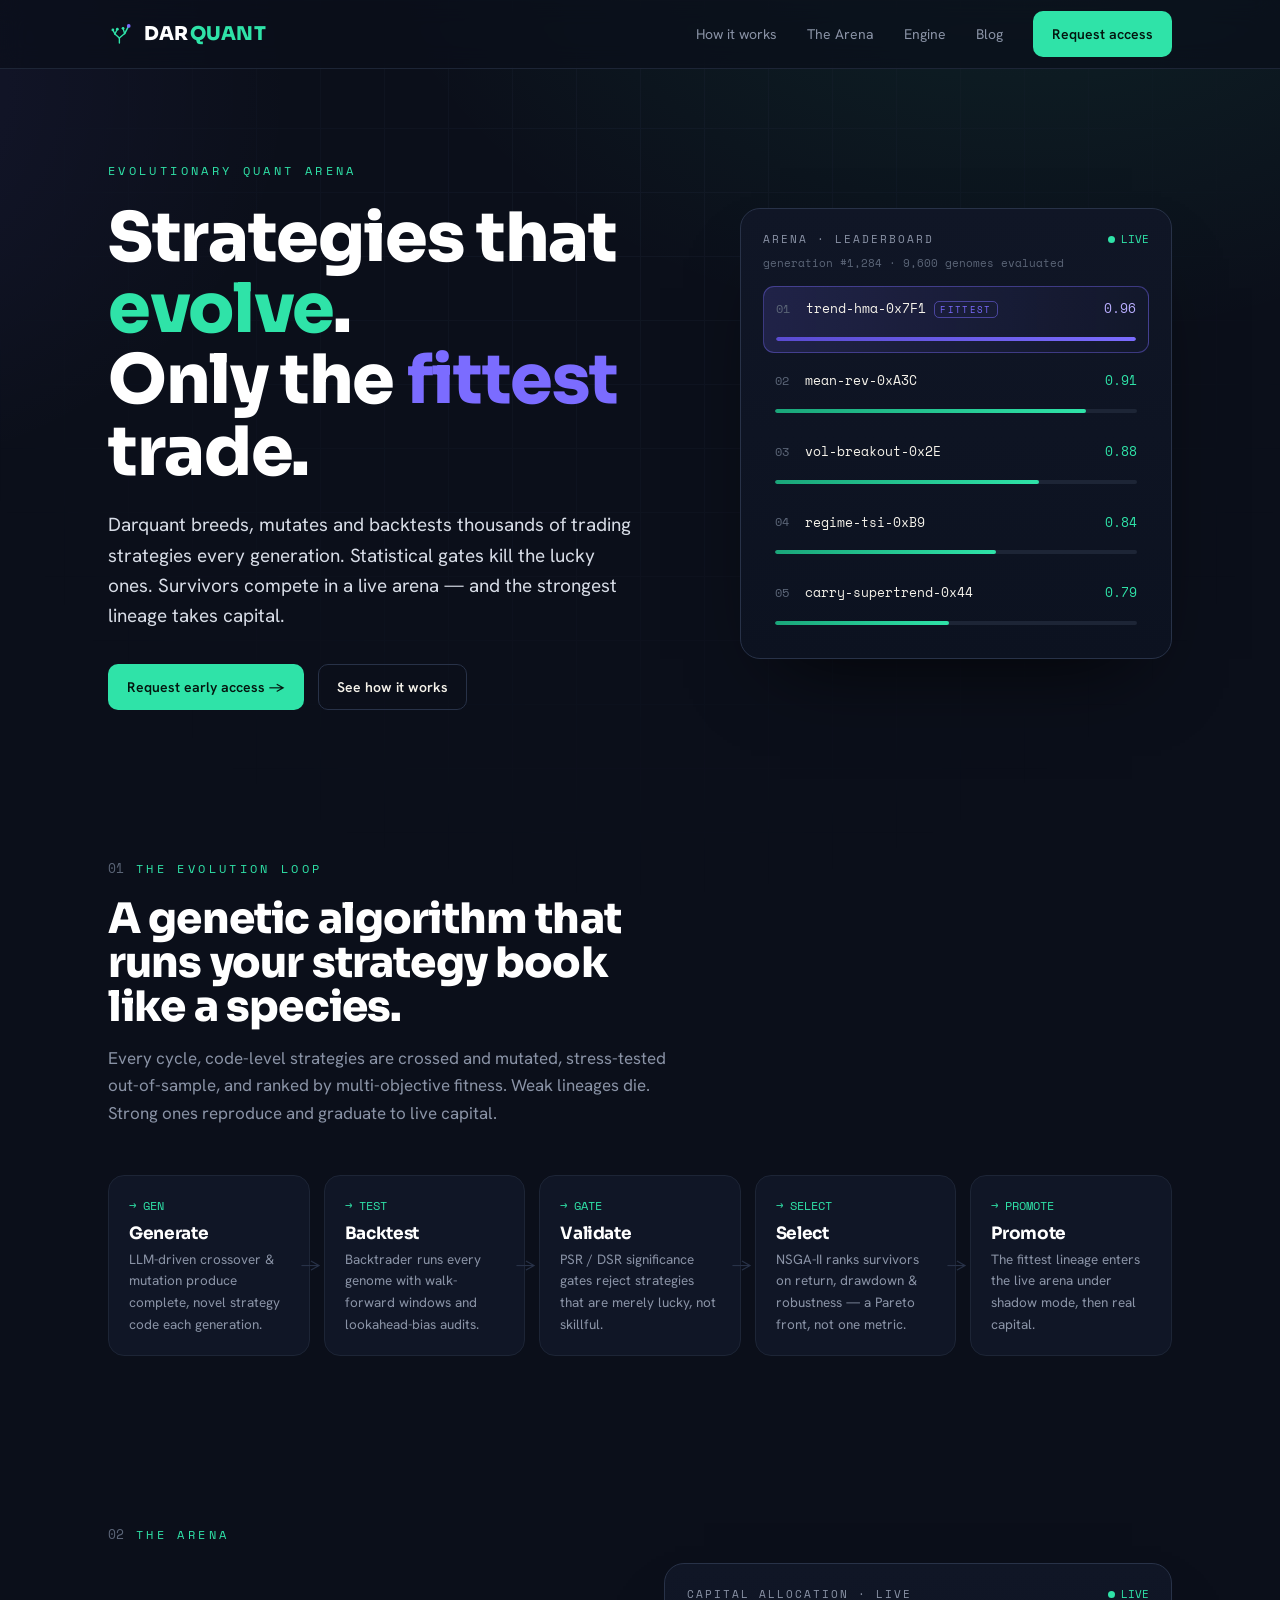
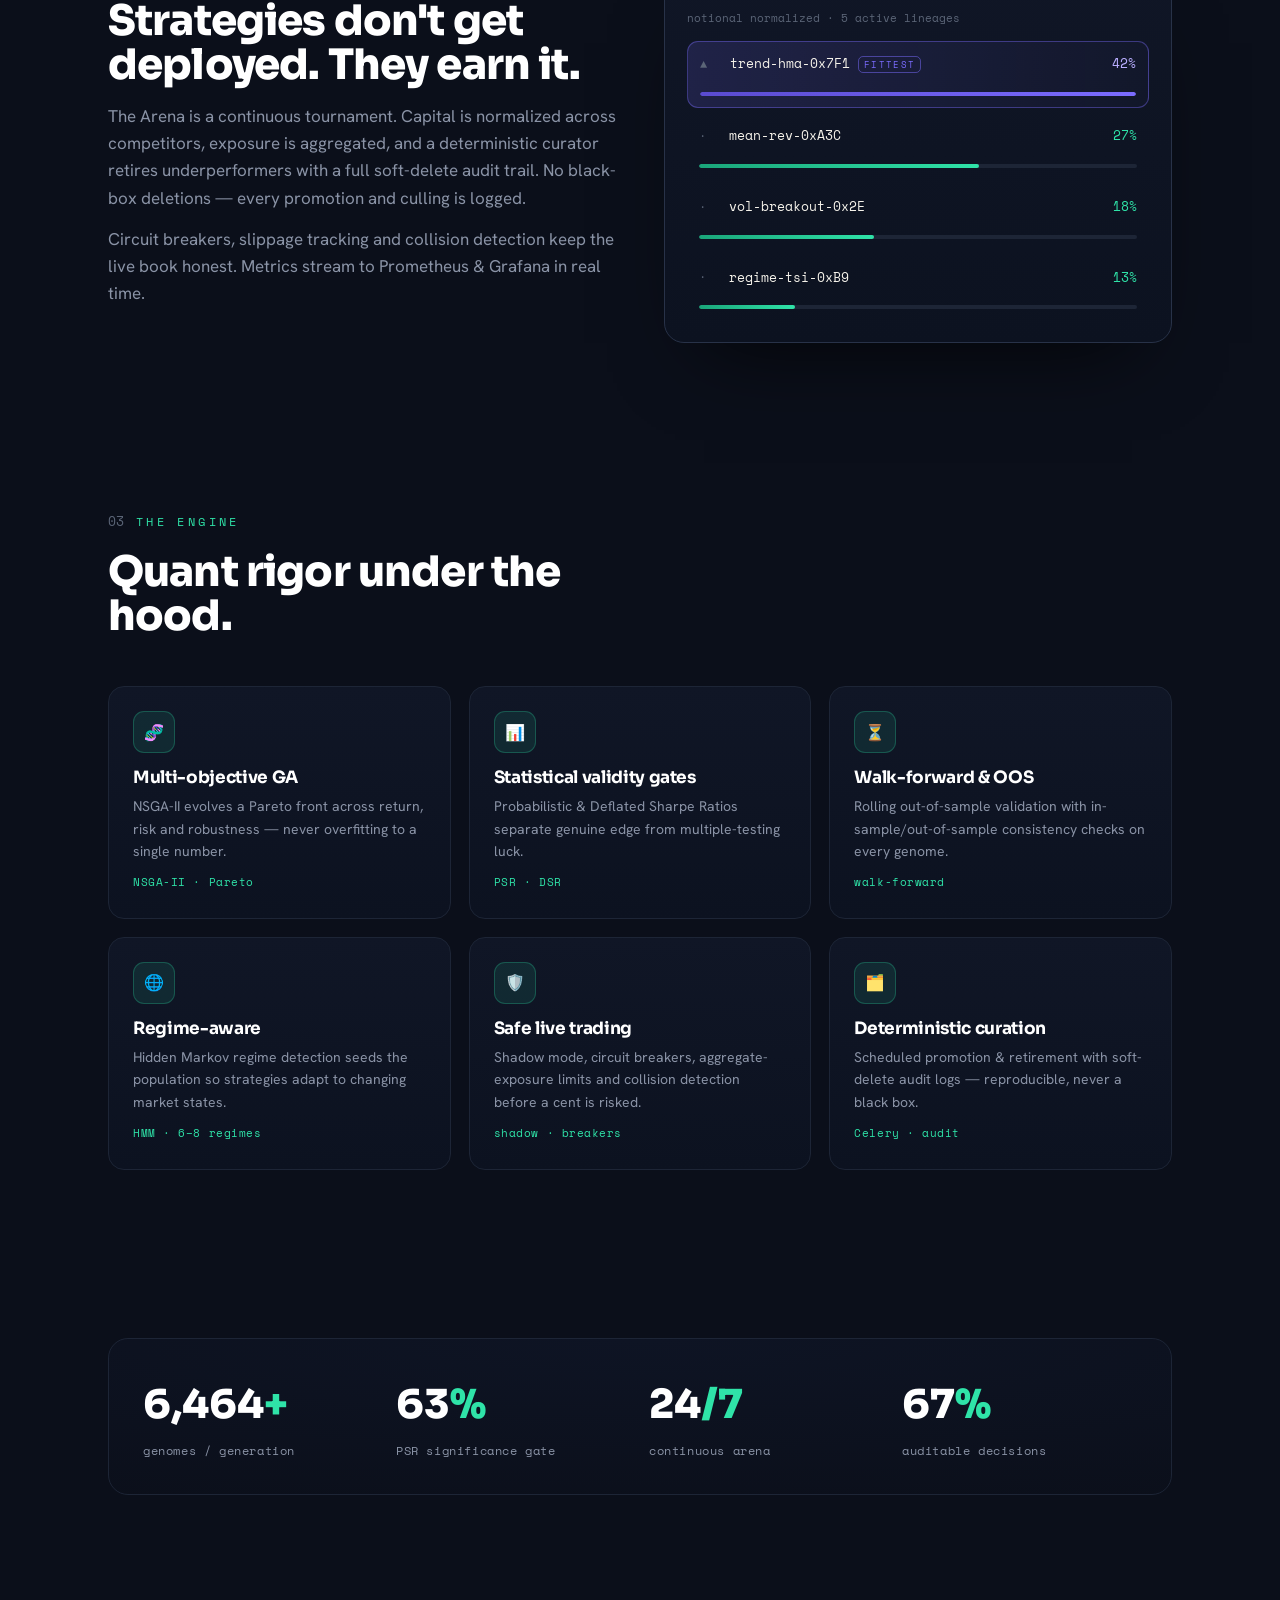
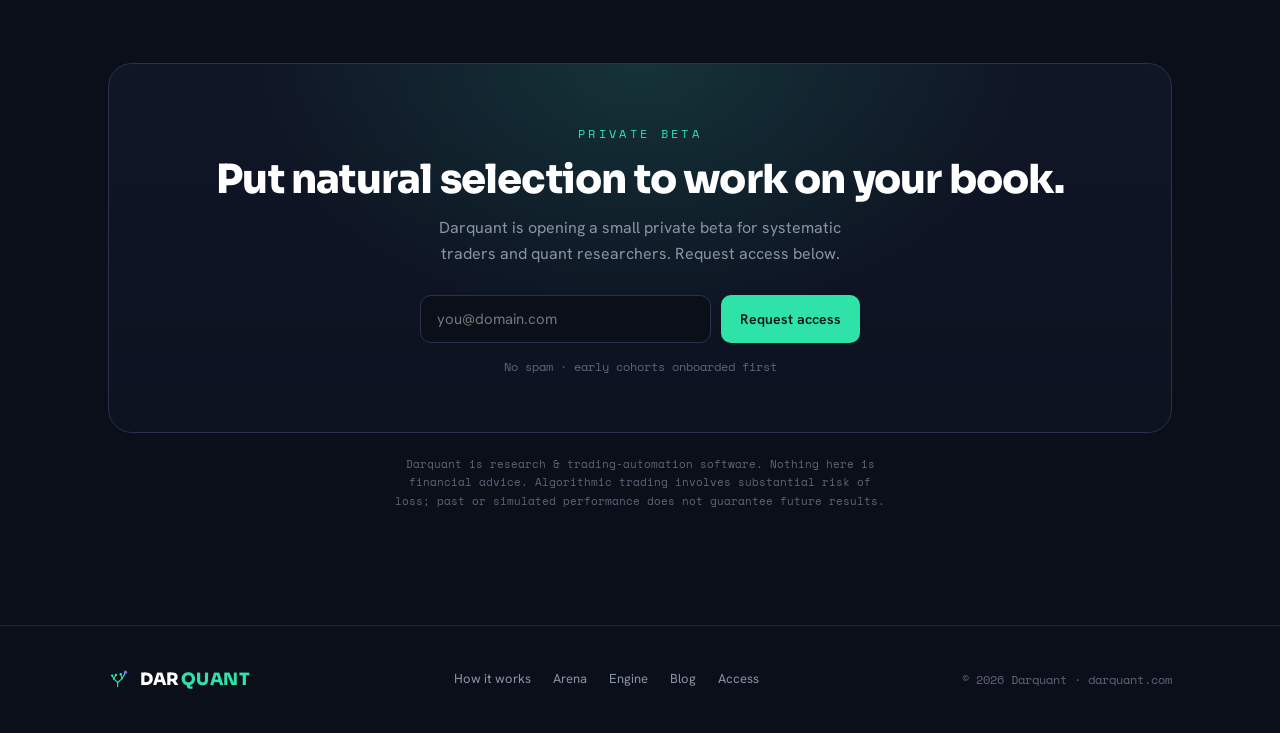
<file: index.html>
<!DOCTYPE html>
<html lang="en">
<head>
<meta charset="utf-8">
<!-- Google tag (gtag.js) -->
<script async src="https://www.googletagmanager.com/gtag/js?id=G-02M2QHFD5T"></script>
<script>
  window.dataLayer = window.dataLayer || [];
  function gtag(){dataLayer.push(arguments);}
  gtag('js', new Date());

  gtag('config', 'G-02M2QHFD5T');
</script>
<meta name="viewport" content="width=device-width, initial-scale=1">
<title>Darquant — Evolutionary Quant Arena</title>
<link rel="preconnect" href="https://fonts.googleapis.com">
<link rel="preconnect" href="https://fonts.gstatic.com" crossorigin>
<link href="https://fonts.googleapis.com/css2?family=Sora:wght@400;600;700;800&family=Hanken+Grotesk:wght@400;500;600;700&family=Space+Mono:wght@400;700&display=swap" rel="stylesheet">
<style>
  :root{
    --ink:#0B0F1A; --ink-2:#101626; --ink-3:#161e30; --line:#1d2536; --line-2:#283248;
    --mint:#2FE3A8; --mint-dim:#1aa67a; --teal:#10A87C; --violet:#7B6CFF; --violet-dim:#5a4bd1;
    --paper:#F5F2EA; --text:#d7dce6; --slate:#8A93A6; --slate-2:#5b6577;
  }
  *{box-sizing:border-box;margin:0;padding:0}
  html{scroll-behavior:smooth}
  body{
    background:var(--ink); color:var(--text);
    font-family:'Hanken Grotesk',sans-serif; line-height:1.6;
    -webkit-font-smoothing:antialiased; overflow-x:hidden;
    background-image:
      radial-gradient(70rem 50rem at 80% -15%, rgba(47,227,168,.10), transparent 60%),
      radial-gradient(55rem 45rem at -15% 10%, rgba(123,108,255,.09), transparent 55%);
    background-attachment:fixed;
  }
  body::before{ /* faint grid */
    content:"";position:fixed;inset:0;z-index:0;pointer-events:none;opacity:.4;
    background-image:linear-gradient(var(--line) 1px,transparent 1px),linear-gradient(90deg,var(--line) 1px,transparent 1px);
    background-size:64px 64px;
    -webkit-mask-image:radial-gradient(circle at 50% 20%,#000,transparent 75%);
    mask-image:radial-gradient(circle at 50% 20%,#000,transparent 75%);
  }
  .wrap{max-width:1120px;margin:0 auto;padding:0 28px;position:relative;z-index:1}
  a{color:inherit;text-decoration:none}
  h1,h2,h3{font-family:'Sora',sans-serif;letter-spacing:-.02em;line-height:1.05;color:#fff}
  .mono{font-family:'Space Mono',monospace}
  .eyebrow{font-family:'Space Mono',monospace;font-size:12px;letter-spacing:.28em;text-transform:uppercase;color:var(--mint)}

  /* NAV */
  nav{position:sticky;top:0;z-index:50;backdrop-filter:blur(12px);background:rgba(11,15,26,.7);border-bottom:1px solid var(--line)}
  nav .inner{display:flex;align-items:center;justify-content:space-between;height:68px;max-width:1120px;margin:0 auto;padding:0 28px}
  .brand{display:flex;align-items:center;gap:10px;font-family:'Sora',sans-serif;font-weight:800;letter-spacing:.5px;font-size:19px;color:#fff}
  .brand .q{color:var(--mint);margin-left:1px}
  .navlinks{display:flex;gap:30px;align-items:center}
  .navlinks a:not(.btn){font-size:14px;color:var(--slate);transition:color .2s}
  .navlinks a:not(.btn):hover{color:var(--paper)}
  .btn{font-family:'Hanken Grotesk',sans-serif;font-weight:600;font-size:14px;border-radius:10px;padding:11px 18px;border:1px solid transparent;cursor:pointer;transition:transform .15s,box-shadow .2s,background .2s;display:inline-flex;align-items:center;gap:8px}
  .btn-primary{background:var(--mint);color:#04160f;box-shadow:0 0 0 0 rgba(47,227,168,.4)}
  .btn-primary:hover{transform:translateY(-1px);box-shadow:0 10px 30px -8px rgba(47,227,168,.5)}
  .btn-ghost{background:transparent;color:var(--paper);border-color:var(--line-2)}
  .btn-ghost:hover{border-color:var(--mint);color:var(--mint)}
  @media(max-width:760px){.navlinks a:not(.btn){display:none}}

  /* HERO */
  header{padding:88px 0 64px;position:relative}
  .hero-grid{display:grid;grid-template-columns:1.15fr .85fr;gap:48px;align-items:center}
  @media(max-width:900px){.hero-grid{grid-template-columns:1fr;gap:36px}}
  .hero h1{font-size:clamp(40px,6.4vw,68px);font-weight:800;margin:20px 0 0}
  .hero h1 .accent{color:var(--mint)}
  .hero h1 .fit{color:var(--violet)}
  .hero p.sub{font-size:19px;color:var(--text);max-width:48ch;margin-top:22px}
  .hero .cta{display:flex;gap:14px;margin-top:32px;flex-wrap:wrap}
  .reveal{opacity:0;transform:translateY(16px);animation:rise .8s cubic-bezier(.2,.7,.2,1) forwards}
  .d1{animation-delay:.05s}.d2{animation-delay:.16s}.d3{animation-delay:.28s}.d4{animation-delay:.4s}.d5{animation-delay:.52s}
  @keyframes rise{to{opacity:1;transform:none}}

  /* hero panel: live arena */
  .panel{background:linear-gradient(180deg,var(--ink-2),#0c1220);border:1px solid var(--line-2);border-radius:20px;padding:22px;box-shadow:0 40px 80px -40px rgba(0,0,0,.8)}
  .panel .ptop{display:flex;align-items:center;justify-content:space-between;margin-bottom:6px}
  .panel .ptop .ttl{font-family:'Space Mono',monospace;font-size:11px;letter-spacing:.18em;text-transform:uppercase;color:var(--slate)}
  .livepill{font-family:'Space Mono',monospace;font-size:11px;color:var(--mint);display:inline-flex;align-items:center;gap:6px}
  .dot{width:7px;height:7px;border-radius:50%;background:var(--mint);box-shadow:0 0 0 0 rgba(47,227,168,.7);animation:pulse 1.8s infinite}
  @keyframes pulse{0%{box-shadow:0 0 0 0 rgba(47,227,168,.6)}70%{box-shadow:0 0 0 8px rgba(47,227,168,0)}100%{box-shadow:0 0 0 0 rgba(47,227,168,0)}}
  .gen{font-family:'Space Mono',monospace;font-size:11px;color:var(--slate-2);margin-bottom:14px}
  .row{display:grid;grid-template-columns:18px 1fr auto;gap:12px;align-items:center;padding:11px 12px;border-radius:11px;transition:background .3s}
  .row + .row{margin-top:6px}
  .row .rk{font-family:'Space Mono',monospace;font-size:12px;color:var(--slate-2)}
  .row .nm{font-family:'Space Mono',monospace;font-size:13px;color:var(--paper);white-space:nowrap;overflow:hidden;text-overflow:ellipsis}
  .row .sc{font-family:'Space Mono',monospace;font-size:13px;color:var(--mint)}
  .row.best{background:linear-gradient(90deg,rgba(123,108,255,.16),rgba(123,108,255,.03));border:1px solid rgba(123,108,255,.4)}
  .row.best .sc{color:#b9aeff}
  .row.best .nm::after{content:"FITTEST";font-size:9px;letter-spacing:.15em;color:var(--violet);border:1px solid rgba(123,108,255,.5);border-radius:5px;padding:1px 5px;margin-left:8px}
  .bar{height:4px;background:var(--line);border-radius:3px;margin-top:6px;overflow:hidden;grid-column:1/-1}
  .bar i{display:block;height:100%;background:linear-gradient(90deg,var(--mint-dim),var(--mint));border-radius:3px;width:0;transition:width 1.1s cubic-bezier(.2,.7,.2,1)}
  .row.best .bar i{background:linear-gradient(90deg,var(--violet-dim),var(--violet))}

  /* generic section */
  section{padding:84px 0;position:relative}
  .sec-eyebrow{display:flex;align-items:center;gap:12px;margin-bottom:18px}
  .sec-eyebrow .n{font-family:'Space Mono',monospace;color:var(--slate-2);font-size:13px}
  h2.big{font-size:clamp(28px,4vw,42px);font-weight:800;max-width:18ch}
  .sec-lead{color:var(--slate);max-width:58ch;margin-top:16px;font-size:17px}

  /* loop steps */
  .loop{display:grid;grid-template-columns:repeat(5,1fr);gap:14px;margin-top:48px}
  @media(max-width:900px){.loop{grid-template-columns:1fr 1fr}}
  @media(max-width:520px){.loop{grid-template-columns:1fr}}
  .step{background:var(--ink-2);border:1px solid var(--line);border-radius:16px;padding:20px;position:relative;transition:transform .2s,border-color .2s}
  .step:hover{transform:translateY(-3px);border-color:var(--mint)}
  .step .si{font-family:'Space Mono',monospace;font-size:12px;color:var(--mint);margin-bottom:10px}
  .step h3{font-size:17px;margin-bottom:6px;color:#fff}
  .step p{font-size:13.5px;color:var(--slate)}
  .step .arrow{position:absolute;right:-12px;top:50%;transform:translateY(-50%);color:var(--line-2);font-size:18px;z-index:2}
  @media(max-width:900px){.step .arrow{display:none}}

  /* features */
  .feat{display:grid;grid-template-columns:repeat(3,1fr);gap:18px;margin-top:48px}
  @media(max-width:900px){.feat{grid-template-columns:1fr 1fr}}
  @media(max-width:560px){.feat{grid-template-columns:1fr}}
  .fcard{background:linear-gradient(180deg,var(--ink-2),#0c1220);border:1px solid var(--line);border-radius:16px;padding:24px;transition:transform .2s,border-color .2s}
  .fcard:hover{transform:translateY(-3px);border-color:var(--line-2)}
  .ficon{width:42px;height:42px;border-radius:11px;background:rgba(47,227,168,.1);border:1px solid rgba(47,227,168,.25);display:flex;align-items:center;justify-content:center;margin-bottom:16px}
  .fcard h3{font-size:17px;color:#fff;margin-bottom:8px}
  .fcard p{font-size:14px;color:var(--slate)}
  .fcard .tag{display:inline-block;font-family:'Space Mono',monospace;font-size:11px;color:var(--mint);margin-top:12px;letter-spacing:.05em}

  /* metrics */
  .metrics{display:grid;grid-template-columns:repeat(4,1fr);gap:18px;border:1px solid var(--line);border-radius:20px;padding:34px;background:radial-gradient(120% 120% at 50% 0%,#0e1424,var(--ink))}
  @media(max-width:760px){.metrics{grid-template-columns:1fr 1fr;gap:28px}}
  .metric .v{font-family:'Sora',sans-serif;font-weight:800;font-size:clamp(30px,4vw,40px);color:#fff}
  .metric .v .u{color:var(--mint)}
  .metric .l{font-family:'Space Mono',monospace;font-size:12px;color:var(--slate);letter-spacing:.05em;margin-top:4px}

  /* CTA */
  .cta-band{border:1px solid var(--line-2);border-radius:24px;padding:56px 40px;text-align:center;background:
     radial-gradient(60% 120% at 50% 0%,rgba(47,227,168,.14),transparent 60%),linear-gradient(180deg,var(--ink-2),#0c1220);position:relative;overflow:hidden}
  .cta-band h2{font-size:clamp(28px,4vw,40px);font-weight:800}
  .cta-band p{color:var(--slate);max-width:46ch;margin:14px auto 0;font-size:16px}
  .waitlist{display:flex;gap:10px;max-width:440px;margin:28px auto 0}
  .waitlist input{flex:1;background:var(--ink);border:1px solid var(--line-2);border-radius:11px;padding:13px 16px;color:var(--paper);font-family:'Hanken Grotesk',sans-serif;font-size:15px;outline:none;transition:border-color .2s}
  .waitlist input:focus{border-color:var(--mint)}
  .wl-note{font-family:'Space Mono',monospace;font-size:12px;color:var(--slate-2);margin-top:14px}
  @media(max-width:520px){.waitlist{flex-direction:column}}

  /* footer */
  footer{border-top:1px solid var(--line);padding:40px 0;margin-top:30px}
  footer .inner{display:flex;justify-content:space-between;align-items:center;flex-wrap:wrap;gap:16px}
  footer .mono{font-size:12px;color:var(--slate-2)}
  footer .fl{display:flex;gap:22px}
  footer .fl a{font-size:13px;color:var(--slate);transition:color .2s}
  footer .fl a:hover{color:var(--mint)}

  .disclaimer{font-family:'Space Mono',monospace;font-size:11px;color:var(--slate-2);text-align:center;max-width:70ch;margin:22px auto 0;line-height:1.7}

  /* hero tree draw animation */
  .tree-stroke{stroke-dasharray:60;stroke-dashoffset:60;animation:draw 1.6s ease forwards .3s}
  .tree-node{opacity:0;animation:pop .4s ease forwards}
  @keyframes draw{to{stroke-dashoffset:0}}
  @keyframes pop{to{opacity:1}}
</style>
</head>
<body>

<nav>
  <div class="inner">
    <a class="brand" href="#top">
      <svg width="26" height="26" viewBox="0 0 64 64" xmlns="http://www.w3.org/2000/svg">
        <g stroke="#2FE3A8" stroke-width="3.4" stroke-linecap="round" stroke-linejoin="round" fill="none"><path d="M28 54 L28 42"/><path d="M28 42 L17 32"/><path d="M28 42 L41 31"/><path d="M17 32 L12 22"/><path d="M17 32 L23 20"/><path d="M41 31 L37 18"/><path d="M41 31 L51 12" stroke-width="3.8"/></g>
        <g fill="#2FE3A8"><circle cx="12" cy="22" r="3.4"/><circle cx="23" cy="20" r="3.4"/><circle cx="37" cy="18" r="3.4"/></g>
        <circle cx="51" cy="12" r="4.6" fill="#7B6CFF"/>
      </svg>
      <span class="wm">DAR<span class="q">QUANT</span></span>
    </a>
    <div class="navlinks">
      <a href="#how">How it works</a>
      <a href="#arena">The Arena</a>
      <a href="#features">Engine</a>
      <a href="/blog/">Blog</a>
      <a href="#access" class="btn btn-primary">Request access</a>
    </div>
  </div>
</nav>

<a id="top"></a>
<header>
  <div class="wrap hero-grid">
    <div class="hero">
      <span class="eyebrow reveal d1">Evolutionary Quant Arena</span>
      <h1 class="reveal d2">Strategies that <span class="accent">evolve</span>.<br>Only the <span class="fit">fittest</span> trade.</h1>
      <p class="sub reveal d3">Darquant breeds, mutates and backtests thousands of trading strategies every generation. Statistical gates kill the lucky ones. Survivors compete in a live arena — and the strongest lineage takes capital.</p>
      <div class="cta reveal d4">
        <a href="#access" class="btn btn-primary">Request early access →</a>
        <a href="#how" class="btn btn-ghost">See how it works</a>
      </div>
    </div>

    <div class="panel reveal d5" aria-label="Live arena snapshot">
      <div class="ptop">
        <span class="ttl">Arena · Leaderboard</span>
        <span class="livepill"><span class="dot"></span>LIVE</span>
      </div>
      <div class="gen" id="genline">generation #1,284 · 9,600 genomes evaluated</div>

      <div class="row best" data-w="100">
        <span class="rk">01</span><span class="nm">trend-hma-0x7F1</span><span class="sc">0.96</span>
        <span class="bar"><i></i></span>
      </div>
      <div class="row" data-w="86">
        <span class="rk">02</span><span class="nm">mean-rev-0xA3C</span><span class="sc">0.91</span>
        <span class="bar"><i></i></span>
      </div>
      <div class="row" data-w="73">
        <span class="rk">03</span><span class="nm">vol-breakout-0x2E</span><span class="sc">0.88</span>
        <span class="bar"><i></i></span>
      </div>
      <div class="row" data-w="61">
        <span class="rk">04</span><span class="nm">regime-tsi-0xB9</span><span class="sc">0.84</span>
        <span class="bar"><i></i></span>
      </div>
      <div class="row" data-w="48">
        <span class="rk">05</span><span class="nm">carry-supertrend-0x44</span><span class="sc">0.79</span>
        <span class="bar"><i></i></span>
      </div>
    </div>
  </div>
</header>

<!-- HOW IT WORKS -->
<section id="how">
  <div class="wrap">
    <div class="sec-eyebrow"><span class="n">01</span><span class="eyebrow">The evolution loop</span></div>
    <h2 class="big">A genetic algorithm that runs your strategy book like a species.</h2>
    <p class="sec-lead">Every cycle, code-level strategies are crossed and mutated, stress-tested out-of-sample, and ranked by multi-objective fitness. Weak lineages die. Strong ones reproduce and graduate to live capital.</p>

    <div class="loop">
      <div class="step"><div class="si">→ GEN</div><h3>Generate</h3><p>LLM-driven crossover &amp; mutation produce complete, novel strategy code each generation.</p><span class="arrow">→</span></div>
      <div class="step"><div class="si">→ TEST</div><h3>Backtest</h3><p>Backtrader runs every genome with walk-forward windows and lookahead-bias audits.</p><span class="arrow">→</span></div>
      <div class="step"><div class="si">→ GATE</div><h3>Validate</h3><p>PSR / DSR significance gates reject strategies that are merely lucky, not skillful.</p><span class="arrow">→</span></div>
      <div class="step"><div class="si">→ SELECT</div><h3>Select</h3><p>NSGA-II ranks survivors on return, drawdown &amp; robustness — a Pareto front, not one metric.</p><span class="arrow">→</span></div>
      <div class="step"><div class="si">→ PROMOTE</div><h3>Promote</h3><p>The fittest lineage enters the live arena under shadow mode, then real capital.</p></div>
    </div>
  </div>
</section>

<!-- ARENA -->
<section id="arena">
  <div class="wrap">
    <div class="sec-eyebrow"><span class="n">02</span><span class="eyebrow">The Arena</span></div>
    <div style="display:grid;grid-template-columns:1fr 1fr;gap:48px;align-items:center" class="arena-grid">
      <div>
        <h2 class="big">Strategies don't get deployed. They earn it.</h2>
        <p class="sec-lead">The Arena is a continuous tournament. Capital is normalized across competitors, exposure is aggregated, and a deterministic curator retires underperformers with a full soft-delete audit trail. No black-box deletions — every promotion and culling is logged.</p>
        <p class="sec-lead" style="margin-top:14px">Circuit breakers, slippage tracking and collision detection keep the live book honest. Metrics stream to Prometheus &amp; Grafana in real time.</p>
      </div>
      <div class="panel" style="margin:0">
        <div class="ptop"><span class="ttl">Capital allocation · live</span><span class="livepill"><span class="dot"></span>LIVE</span></div>
        <div class="gen">notional normalized · 5 active lineages</div>
        <div class="row best" data-w="100"><span class="rk">▲</span><span class="nm">trend-hma-0x7F1</span><span class="sc">42%</span><span class="bar"><i></i></span></div>
        <div class="row" data-w="64"><span class="rk">·</span><span class="nm">mean-rev-0xA3C</span><span class="sc">27%</span><span class="bar"><i></i></span></div>
        <div class="row" data-w="40"><span class="rk">·</span><span class="nm">vol-breakout-0x2E</span><span class="sc">18%</span><span class="bar"><i></i></span></div>
        <div class="row" data-w="22"><span class="rk">·</span><span class="nm">regime-tsi-0xB9</span><span class="sc">13%</span><span class="bar"><i></i></span></div>
      </div>
    </div>
  </div>
</section>

<!-- FEATURES -->
<section id="features">
  <div class="wrap">
    <div class="sec-eyebrow"><span class="n">03</span><span class="eyebrow">The engine</span></div>
    <h2 class="big">Quant rigor under the hood.</h2>
    <div class="feat">
      <div class="fcard"><div class="ficon">🧬</div><h3>Multi-objective GA</h3><p>NSGA-II evolves a Pareto front across return, risk and robustness — never overfitting to a single number.</p><span class="tag">NSGA-II · Pareto</span></div>
      <div class="fcard"><div class="ficon">📊</div><h3>Statistical validity gates</h3><p>Probabilistic &amp; Deflated Sharpe Ratios separate genuine edge from multiple-testing luck.</p><span class="tag">PSR · DSR</span></div>
      <div class="fcard"><div class="ficon">⏳</div><h3>Walk-forward &amp; OOS</h3><p>Rolling out-of-sample validation with in-sample/out-of-sample consistency checks on every genome.</p><span class="tag">walk-forward</span></div>
      <div class="fcard"><div class="ficon">🌐</div><h3>Regime-aware</h3><p>Hidden Markov regime detection seeds the population so strategies adapt to changing market states.</p><span class="tag">HMM · 6–8 regimes</span></div>
      <div class="fcard"><div class="ficon">🛡️</div><h3>Safe live trading</h3><p>Shadow mode, circuit breakers, aggregate-exposure limits and collision detection before a cent is risked.</p><span class="tag">shadow · breakers</span></div>
      <div class="fcard"><div class="ficon">🗂️</div><h3>Deterministic curation</h3><p>Scheduled promotion &amp; retirement with soft-delete audit logs — reproducible, never a black box.</p><span class="tag">Celery · audit</span></div>
    </div>
  </div>
</section>

<!-- METRICS -->
<section>
  <div class="wrap">
    <div class="metrics">
      <div class="metric"><div class="v"><span class="count" data-to="9600">0</span><span class="u">+</span></div><div class="l">genomes / generation</div></div>
      <div class="metric"><div class="v"><span class="count" data-to="95">0</span><span class="u">%</span></div><div class="l">PSR significance gate</div></div>
      <div class="metric"><div class="v">24<span class="u">/7</span></div><div class="l">continuous arena</div></div>
      <div class="metric"><div class="v"><span class="count" data-to="100">0</span><span class="u">%</span></div><div class="l">auditable decisions</div></div>
    </div>
  </div>
</section>

<!-- CTA -->
<section id="access">
  <div class="wrap">
    <div class="cta-band">
      <span class="eyebrow">Private beta</span>
      <h2 style="margin-top:14px">Put natural selection to work on your book.</h2>
      <p>Darquant is opening a small private beta for systematic traders and quant researchers. Request access below.</p>
      <form class="waitlist" id="waitlist" action="https://formspree.io/f/xnjyggvp" method="POST">
        <input id="email" name="email" type="email" placeholder="you@domain.com" aria-label="email" required>
        <input type="hidden" name="_subject" value="New Darquant waitlist signup">
        <button class="btn btn-primary" id="join" type="submit">Request access</button>
      </form>
      <div class="wl-note" id="wlnote">No spam · early cohorts onboarded first</div>
    </div>
    <p class="disclaimer">Darquant is research &amp; trading-automation software. Nothing here is financial advice. Algorithmic trading involves substantial risk of loss; past or simulated performance does not guarantee future results.</p>
  </div>
</section>

<footer>
  <div class="wrap inner">
    <a class="brand" href="#top" style="font-size:17px">
      <svg width="22" height="22" viewBox="0 0 64 64" xmlns="http://www.w3.org/2000/svg">
        <g stroke="#2FE3A8" stroke-width="3.4" stroke-linecap="round" stroke-linejoin="round" fill="none"><path d="M28 54 L28 42"/><path d="M28 42 L17 32"/><path d="M28 42 L41 31"/><path d="M17 32 L12 22"/><path d="M17 32 L23 20"/><path d="M41 31 L37 18"/><path d="M41 31 L51 12"/></g>
        <g fill="#2FE3A8"><circle cx="12" cy="22" r="3.4"/><circle cx="23" cy="20" r="3.4"/><circle cx="37" cy="18" r="3.4"/></g>
        <circle cx="51" cy="12" r="4.6" fill="#7B6CFF"/>
      </svg>
      <span class="wm">DAR<span class="q">QUANT</span></span>
    </a>
    <div class="fl">
      <a href="#how">How it works</a>
      <a href="#arena">Arena</a>
      <a href="#features">Engine</a>
      <a href="/blog/">Blog</a>
      <a href="#access">Access</a>
    </div>
    <span class="mono">© 2026 Darquant · darquant.com</span>
  </div>
</footer>

<script>
  // Animate leaderboard bars when visible
  const bars = document.querySelectorAll('.row');
  const io = new IntersectionObserver((entries)=>{
    entries.forEach(e=>{
      if(e.isIntersecting){
        const w = e.target.getAttribute('data-w');
        const i = e.target.querySelector('.bar i');
        if(i) i.style.width = w + '%';
      }
    });
  },{threshold:.3});
  bars.forEach(b=>io.observe(b));

  // Count-up metrics
  const counters = document.querySelectorAll('.count');
  const cio = new IntersectionObserver((entries)=>{
    entries.forEach(e=>{
      if(e.isIntersecting && !e.target.dataset.done){
        e.target.dataset.done = 1;
        const to = +e.target.dataset.to; let cur=0;
        const dur=1100, t0=performance.now();
        const tick=(t)=>{const p=Math.min(1,(t-t0)/dur);
          e.target.textContent = Math.floor(p*to).toLocaleString();
          if(p<1) requestAnimationFrame(tick); else e.target.textContent = to.toLocaleString();};
        requestAnimationFrame(tick);
      }
    });
  },{threshold:.5});
  counters.forEach(c=>cio.observe(c));

  // Live generation ticker
  let gen = 1284, genomes = 9600;
  const gl = document.getElementById('genline');
  setInterval(()=>{ gen++; genomes += Math.floor(Math.random()*60)+20;
    if(gl) gl.textContent = `generation #${gen.toLocaleString()} · ${genomes.toLocaleString()} genomes evaluated`;
  }, 3200);

  // Waitlist — submits to Formspree via AJAX so the page never redirects
  const form = document.getElementById('waitlist');
  const note = document.getElementById('wlnote');
  form.addEventListener('submit', async (ev)=>{
    ev.preventDefault();
    const emailEl = document.getElementById('email');
    const v = emailEl.value.trim();
    const ok = /^[^@\s]+@[^@\s]+\.[^@\s]+$/.test(v);
    if(!ok){
      note.textContent = "Please enter a valid email address.";
      note.style.color = '#ff8e8e';
      return;
    }
    note.textContent = "Sending…";
    note.style.color = 'var(--slate)';
    try{
      const res = await fetch(form.action, {
        method:'POST',
        headers:{'Accept':'application/json'},
        body:new FormData(form)
      });
      if(res.ok){
        note.textContent = "✓ You're on the list — we'll be in touch.";
        note.style.color = 'var(--mint)';
        form.reset();
      }else{
        note.textContent = "Something went wrong. Please try again.";
        note.style.color = '#ff8e8e';
      }
    }catch(_){
      note.textContent = "Network error. Please try again.";
      note.style.color = '#ff8e8e';
    }
  });
</script>
</body>
</html>
</file>
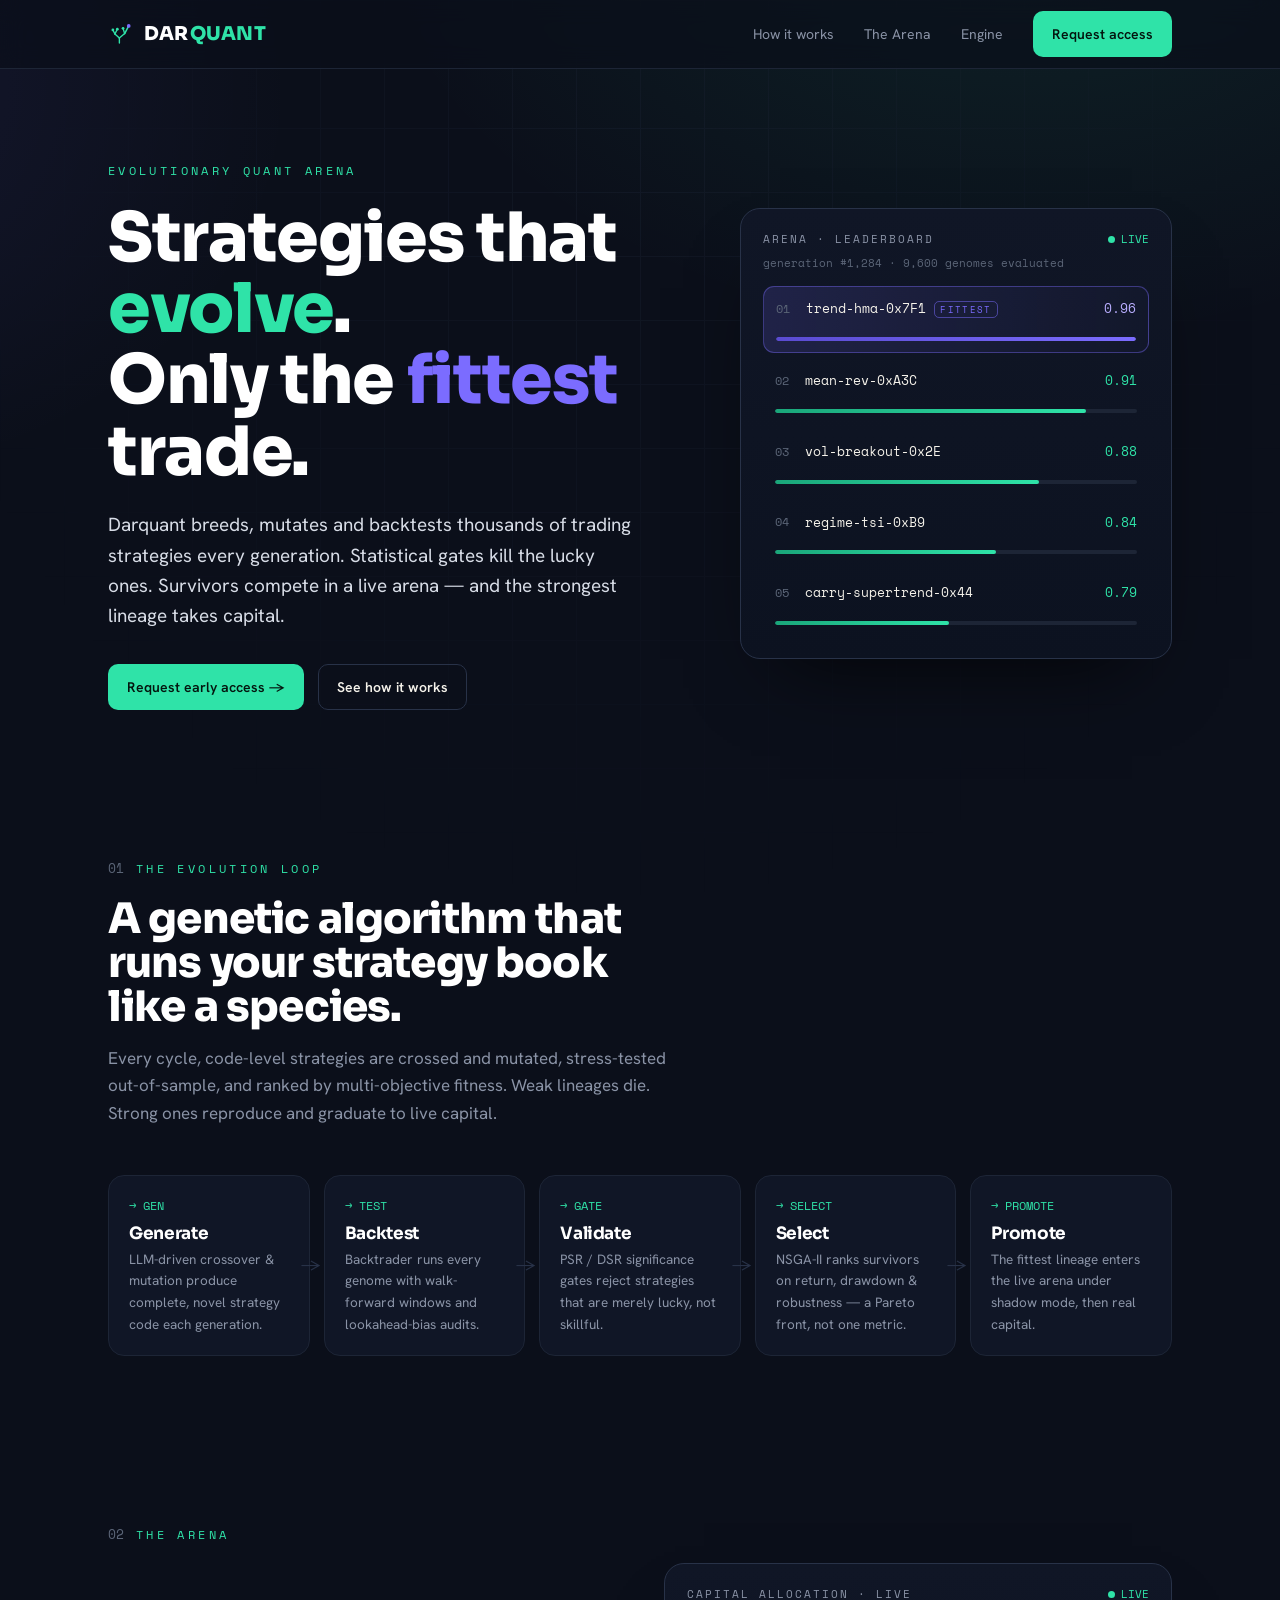
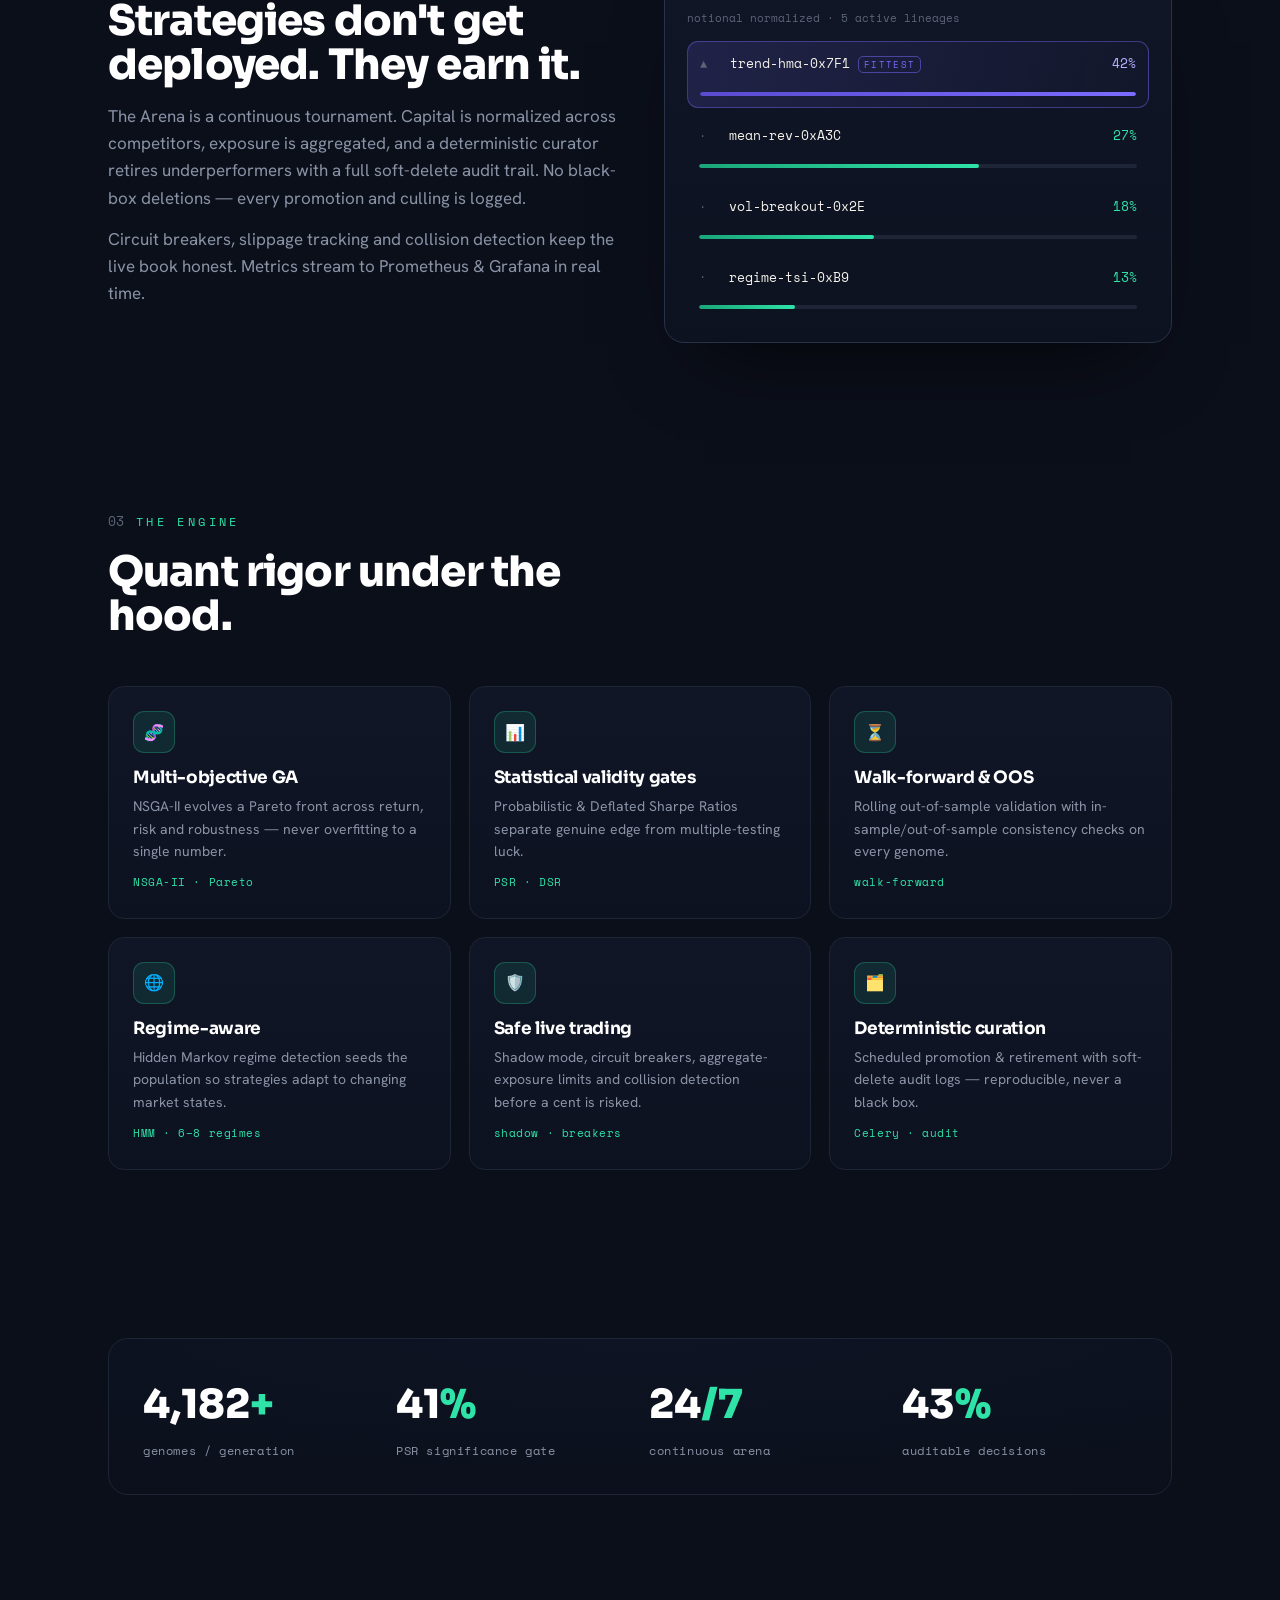
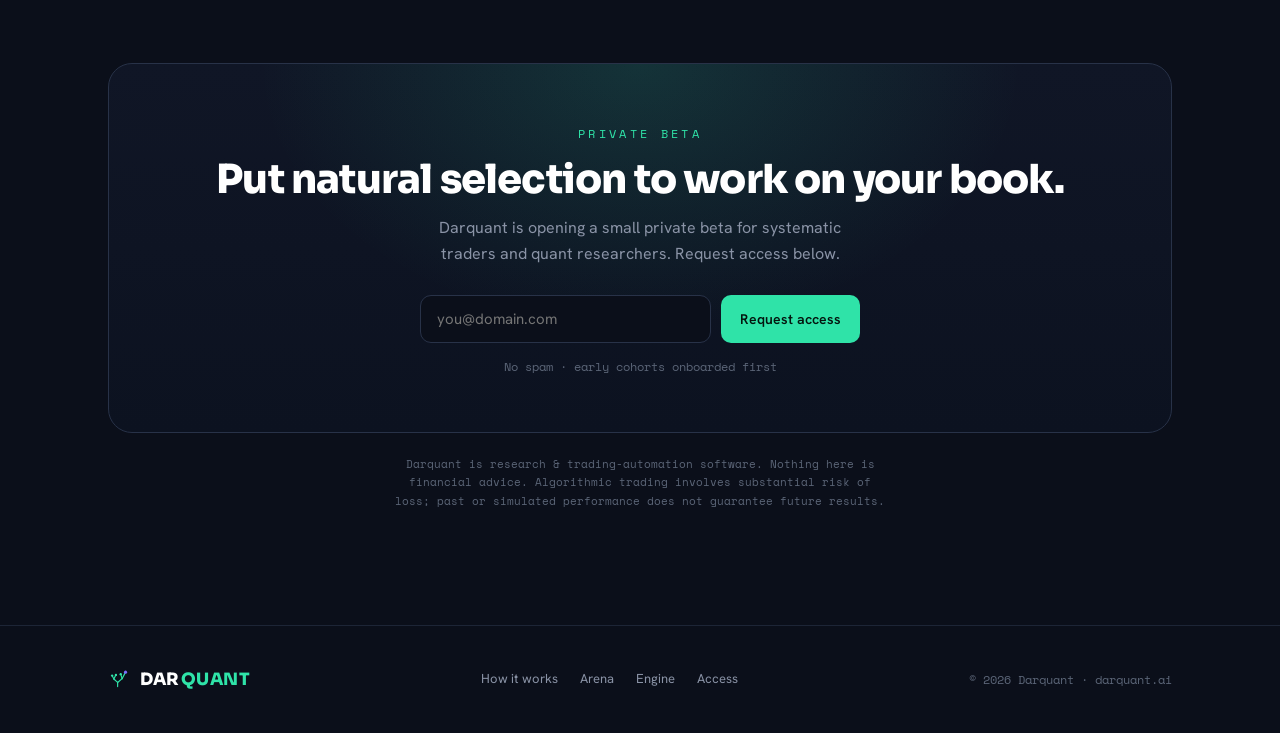
<file: darquant-landing.html>
<!DOCTYPE html>
<html lang="en">
<head>
<meta charset="utf-8">
<!-- Google tag (gtag.js) -->
<script async src="https://www.googletagmanager.com/gtag/js?id=G-02M2QHFD5T"></script>
<script>
  window.dataLayer = window.dataLayer || [];
  function gtag(){dataLayer.push(arguments);}
  gtag('js', new Date());

  gtag('config', 'G-02M2QHFD5T');
</script>
<meta name="viewport" content="width=device-width, initial-scale=1">
<title>Darquant — Evolutionary Quant Arena</title>
<link rel="preconnect" href="https://fonts.googleapis.com">
<link rel="preconnect" href="https://fonts.gstatic.com" crossorigin>
<link href="https://fonts.googleapis.com/css2?family=Sora:wght@400;600;700;800&family=Hanken+Grotesk:wght@400;500;600;700&family=Space+Mono:wght@400;700&display=swap" rel="stylesheet">
<style>
  :root{
    --ink:#0B0F1A; --ink-2:#101626; --ink-3:#161e30; --line:#1d2536; --line-2:#283248;
    --mint:#2FE3A8; --mint-dim:#1aa67a; --teal:#10A87C; --violet:#7B6CFF; --violet-dim:#5a4bd1;
    --paper:#F5F2EA; --text:#d7dce6; --slate:#8A93A6; --slate-2:#5b6577;
  }
  *{box-sizing:border-box;margin:0;padding:0}
  html{scroll-behavior:smooth}
  body{
    background:var(--ink); color:var(--text);
    font-family:'Hanken Grotesk',sans-serif; line-height:1.6;
    -webkit-font-smoothing:antialiased; overflow-x:hidden;
    background-image:
      radial-gradient(70rem 50rem at 80% -15%, rgba(47,227,168,.10), transparent 60%),
      radial-gradient(55rem 45rem at -15% 10%, rgba(123,108,255,.09), transparent 55%);
    background-attachment:fixed;
  }
  body::before{ /* faint grid */
    content:"";position:fixed;inset:0;z-index:0;pointer-events:none;opacity:.4;
    background-image:linear-gradient(var(--line) 1px,transparent 1px),linear-gradient(90deg,var(--line) 1px,transparent 1px);
    background-size:64px 64px;
    -webkit-mask-image:radial-gradient(circle at 50% 20%,#000,transparent 75%);
    mask-image:radial-gradient(circle at 50% 20%,#000,transparent 75%);
  }
  .wrap{max-width:1120px;margin:0 auto;padding:0 28px;position:relative;z-index:1}
  a{color:inherit;text-decoration:none}
  h1,h2,h3{font-family:'Sora',sans-serif;letter-spacing:-.02em;line-height:1.05;color:#fff}
  .mono{font-family:'Space Mono',monospace}
  .eyebrow{font-family:'Space Mono',monospace;font-size:12px;letter-spacing:.28em;text-transform:uppercase;color:var(--mint)}

  /* NAV */
  nav{position:sticky;top:0;z-index:50;backdrop-filter:blur(12px);background:rgba(11,15,26,.7);border-bottom:1px solid var(--line)}
  nav .inner{display:flex;align-items:center;justify-content:space-between;height:68px;max-width:1120px;margin:0 auto;padding:0 28px}
  .brand{display:flex;align-items:center;gap:10px;font-family:'Sora',sans-serif;font-weight:800;letter-spacing:.5px;font-size:19px;color:#fff}
  .brand .q{color:var(--mint);margin-left:1px}
  .navlinks{display:flex;gap:30px;align-items:center}
  .navlinks a:not(.btn){font-size:14px;color:var(--slate);transition:color .2s}
  .navlinks a:not(.btn):hover{color:var(--paper)}
  .btn{font-family:'Hanken Grotesk',sans-serif;font-weight:600;font-size:14px;border-radius:10px;padding:11px 18px;border:1px solid transparent;cursor:pointer;transition:transform .15s,box-shadow .2s,background .2s;display:inline-flex;align-items:center;gap:8px}
  .btn-primary{background:var(--mint);color:#04160f;box-shadow:0 0 0 0 rgba(47,227,168,.4)}
  .btn-primary:hover{transform:translateY(-1px);box-shadow:0 10px 30px -8px rgba(47,227,168,.5)}
  .btn-ghost{background:transparent;color:var(--paper);border-color:var(--line-2)}
  .btn-ghost:hover{border-color:var(--mint);color:var(--mint)}
  @media(max-width:760px){.navlinks a:not(.btn){display:none}}

  /* HERO */
  header{padding:88px 0 64px;position:relative}
  .hero-grid{display:grid;grid-template-columns:1.15fr .85fr;gap:48px;align-items:center}
  @media(max-width:900px){.hero-grid{grid-template-columns:1fr;gap:36px}}
  .hero h1{font-size:clamp(40px,6.4vw,68px);font-weight:800;margin:20px 0 0}
  .hero h1 .accent{color:var(--mint)}
  .hero h1 .fit{color:var(--violet)}
  .hero p.sub{font-size:19px;color:var(--text);max-width:48ch;margin-top:22px}
  .hero .cta{display:flex;gap:14px;margin-top:32px;flex-wrap:wrap}
  .reveal{opacity:0;transform:translateY(16px);animation:rise .8s cubic-bezier(.2,.7,.2,1) forwards}
  .d1{animation-delay:.05s}.d2{animation-delay:.16s}.d3{animation-delay:.28s}.d4{animation-delay:.4s}.d5{animation-delay:.52s}
  @keyframes rise{to{opacity:1;transform:none}}

  /* hero panel: live arena */
  .panel{background:linear-gradient(180deg,var(--ink-2),#0c1220);border:1px solid var(--line-2);border-radius:20px;padding:22px;box-shadow:0 40px 80px -40px rgba(0,0,0,.8)}
  .panel .ptop{display:flex;align-items:center;justify-content:space-between;margin-bottom:6px}
  .panel .ptop .ttl{font-family:'Space Mono',monospace;font-size:11px;letter-spacing:.18em;text-transform:uppercase;color:var(--slate)}
  .livepill{font-family:'Space Mono',monospace;font-size:11px;color:var(--mint);display:inline-flex;align-items:center;gap:6px}
  .dot{width:7px;height:7px;border-radius:50%;background:var(--mint);box-shadow:0 0 0 0 rgba(47,227,168,.7);animation:pulse 1.8s infinite}
  @keyframes pulse{0%{box-shadow:0 0 0 0 rgba(47,227,168,.6)}70%{box-shadow:0 0 0 8px rgba(47,227,168,0)}100%{box-shadow:0 0 0 0 rgba(47,227,168,0)}}
  .gen{font-family:'Space Mono',monospace;font-size:11px;color:var(--slate-2);margin-bottom:14px}
  .row{display:grid;grid-template-columns:18px 1fr auto;gap:12px;align-items:center;padding:11px 12px;border-radius:11px;transition:background .3s}
  .row + .row{margin-top:6px}
  .row .rk{font-family:'Space Mono',monospace;font-size:12px;color:var(--slate-2)}
  .row .nm{font-family:'Space Mono',monospace;font-size:13px;color:var(--paper);white-space:nowrap;overflow:hidden;text-overflow:ellipsis}
  .row .sc{font-family:'Space Mono',monospace;font-size:13px;color:var(--mint)}
  .row.best{background:linear-gradient(90deg,rgba(123,108,255,.16),rgba(123,108,255,.03));border:1px solid rgba(123,108,255,.4)}
  .row.best .sc{color:#b9aeff}
  .row.best .nm::after{content:"FITTEST";font-size:9px;letter-spacing:.15em;color:var(--violet);border:1px solid rgba(123,108,255,.5);border-radius:5px;padding:1px 5px;margin-left:8px}
  .bar{height:4px;background:var(--line);border-radius:3px;margin-top:6px;overflow:hidden;grid-column:1/-1}
  .bar i{display:block;height:100%;background:linear-gradient(90deg,var(--mint-dim),var(--mint));border-radius:3px;width:0;transition:width 1.1s cubic-bezier(.2,.7,.2,1)}
  .row.best .bar i{background:linear-gradient(90deg,var(--violet-dim),var(--violet))}

  /* generic section */
  section{padding:84px 0;position:relative}
  .sec-eyebrow{display:flex;align-items:center;gap:12px;margin-bottom:18px}
  .sec-eyebrow .n{font-family:'Space Mono',monospace;color:var(--slate-2);font-size:13px}
  h2.big{font-size:clamp(28px,4vw,42px);font-weight:800;max-width:18ch}
  .sec-lead{color:var(--slate);max-width:58ch;margin-top:16px;font-size:17px}

  /* loop steps */
  .loop{display:grid;grid-template-columns:repeat(5,1fr);gap:14px;margin-top:48px}
  @media(max-width:900px){.loop{grid-template-columns:1fr 1fr}}
  @media(max-width:520px){.loop{grid-template-columns:1fr}}
  .step{background:var(--ink-2);border:1px solid var(--line);border-radius:16px;padding:20px;position:relative;transition:transform .2s,border-color .2s}
  .step:hover{transform:translateY(-3px);border-color:var(--mint)}
  .step .si{font-family:'Space Mono',monospace;font-size:12px;color:var(--mint);margin-bottom:10px}
  .step h3{font-size:17px;margin-bottom:6px;color:#fff}
  .step p{font-size:13.5px;color:var(--slate)}
  .step .arrow{position:absolute;right:-12px;top:50%;transform:translateY(-50%);color:var(--line-2);font-size:18px;z-index:2}
  @media(max-width:900px){.step .arrow{display:none}}

  /* features */
  .feat{display:grid;grid-template-columns:repeat(3,1fr);gap:18px;margin-top:48px}
  @media(max-width:900px){.feat{grid-template-columns:1fr 1fr}}
  @media(max-width:560px){.feat{grid-template-columns:1fr}}
  .fcard{background:linear-gradient(180deg,var(--ink-2),#0c1220);border:1px solid var(--line);border-radius:16px;padding:24px;transition:transform .2s,border-color .2s}
  .fcard:hover{transform:translateY(-3px);border-color:var(--line-2)}
  .ficon{width:42px;height:42px;border-radius:11px;background:rgba(47,227,168,.1);border:1px solid rgba(47,227,168,.25);display:flex;align-items:center;justify-content:center;margin-bottom:16px}
  .fcard h3{font-size:17px;color:#fff;margin-bottom:8px}
  .fcard p{font-size:14px;color:var(--slate)}
  .fcard .tag{display:inline-block;font-family:'Space Mono',monospace;font-size:11px;color:var(--mint);margin-top:12px;letter-spacing:.05em}

  /* metrics */
  .metrics{display:grid;grid-template-columns:repeat(4,1fr);gap:18px;border:1px solid var(--line);border-radius:20px;padding:34px;background:radial-gradient(120% 120% at 50% 0%,#0e1424,var(--ink))}
  @media(max-width:760px){.metrics{grid-template-columns:1fr 1fr;gap:28px}}
  .metric .v{font-family:'Sora',sans-serif;font-weight:800;font-size:clamp(30px,4vw,40px);color:#fff}
  .metric .v .u{color:var(--mint)}
  .metric .l{font-family:'Space Mono',monospace;font-size:12px;color:var(--slate);letter-spacing:.05em;margin-top:4px}

  /* CTA */
  .cta-band{border:1px solid var(--line-2);border-radius:24px;padding:56px 40px;text-align:center;background:
     radial-gradient(60% 120% at 50% 0%,rgba(47,227,168,.14),transparent 60%),linear-gradient(180deg,var(--ink-2),#0c1220);position:relative;overflow:hidden}
  .cta-band h2{font-size:clamp(28px,4vw,40px);font-weight:800}
  .cta-band p{color:var(--slate);max-width:46ch;margin:14px auto 0;font-size:16px}
  .waitlist{display:flex;gap:10px;max-width:440px;margin:28px auto 0}
  .waitlist input{flex:1;background:var(--ink);border:1px solid var(--line-2);border-radius:11px;padding:13px 16px;color:var(--paper);font-family:'Hanken Grotesk',sans-serif;font-size:15px;outline:none;transition:border-color .2s}
  .waitlist input:focus{border-color:var(--mint)}
  .wl-note{font-family:'Space Mono',monospace;font-size:12px;color:var(--slate-2);margin-top:14px}
  @media(max-width:520px){.waitlist{flex-direction:column}}

  /* footer */
  footer{border-top:1px solid var(--line);padding:40px 0;margin-top:30px}
  footer .inner{display:flex;justify-content:space-between;align-items:center;flex-wrap:wrap;gap:16px}
  footer .mono{font-size:12px;color:var(--slate-2)}
  footer .fl{display:flex;gap:22px}
  footer .fl a{font-size:13px;color:var(--slate);transition:color .2s}
  footer .fl a:hover{color:var(--mint)}

  .disclaimer{font-family:'Space Mono',monospace;font-size:11px;color:var(--slate-2);text-align:center;max-width:70ch;margin:22px auto 0;line-height:1.7}

  /* hero tree draw animation */
  .tree-stroke{stroke-dasharray:60;stroke-dashoffset:60;animation:draw 1.6s ease forwards .3s}
  .tree-node{opacity:0;animation:pop .4s ease forwards}
  @keyframes draw{to{stroke-dashoffset:0}}
  @keyframes pop{to{opacity:1}}
</style>
</head>
<body>

<nav>
  <div class="inner">
    <a class="brand" href="#top">
      <svg width="26" height="26" viewBox="0 0 64 64" xmlns="http://www.w3.org/2000/svg">
        <g stroke="#2FE3A8" stroke-width="3.4" stroke-linecap="round" stroke-linejoin="round" fill="none"><path d="M28 54 L28 42"/><path d="M28 42 L17 32"/><path d="M28 42 L41 31"/><path d="M17 32 L12 22"/><path d="M17 32 L23 20"/><path d="M41 31 L37 18"/><path d="M41 31 L51 12" stroke-width="3.8"/></g>
        <g fill="#2FE3A8"><circle cx="12" cy="22" r="3.4"/><circle cx="23" cy="20" r="3.4"/><circle cx="37" cy="18" r="3.4"/></g>
        <circle cx="51" cy="12" r="4.6" fill="#7B6CFF"/>
      </svg>
      <span class="wm">DAR<span class="q">QUANT</span></span>
    </a>
    <div class="navlinks">
      <a href="#how">How it works</a>
      <a href="#arena">The Arena</a>
      <a href="#features">Engine</a>
      <a href="#access" class="btn btn-primary">Request access</a>
    </div>
  </div>
</nav>

<a id="top"></a>
<header>
  <div class="wrap hero-grid">
    <div class="hero">
      <span class="eyebrow reveal d1">Evolutionary Quant Arena</span>
      <h1 class="reveal d2">Strategies that <span class="accent">evolve</span>.<br>Only the <span class="fit">fittest</span> trade.</h1>
      <p class="sub reveal d3">Darquant breeds, mutates and backtests thousands of trading strategies every generation. Statistical gates kill the lucky ones. Survivors compete in a live arena — and the strongest lineage takes capital.</p>
      <div class="cta reveal d4">
        <a href="#access" class="btn btn-primary">Request early access →</a>
        <a href="#how" class="btn btn-ghost">See how it works</a>
      </div>
    </div>

    <div class="panel reveal d5" aria-label="Live arena snapshot">
      <div class="ptop">
        <span class="ttl">Arena · Leaderboard</span>
        <span class="livepill"><span class="dot"></span>LIVE</span>
      </div>
      <div class="gen" id="genline">generation #1,284 · 9,600 genomes evaluated</div>

      <div class="row best" data-w="100">
        <span class="rk">01</span><span class="nm">trend-hma-0x7F1</span><span class="sc">0.96</span>
        <span class="bar"><i></i></span>
      </div>
      <div class="row" data-w="86">
        <span class="rk">02</span><span class="nm">mean-rev-0xA3C</span><span class="sc">0.91</span>
        <span class="bar"><i></i></span>
      </div>
      <div class="row" data-w="73">
        <span class="rk">03</span><span class="nm">vol-breakout-0x2E</span><span class="sc">0.88</span>
        <span class="bar"><i></i></span>
      </div>
      <div class="row" data-w="61">
        <span class="rk">04</span><span class="nm">regime-tsi-0xB9</span><span class="sc">0.84</span>
        <span class="bar"><i></i></span>
      </div>
      <div class="row" data-w="48">
        <span class="rk">05</span><span class="nm">carry-supertrend-0x44</span><span class="sc">0.79</span>
        <span class="bar"><i></i></span>
      </div>
    </div>
  </div>
</header>

<!-- HOW IT WORKS -->
<section id="how">
  <div class="wrap">
    <div class="sec-eyebrow"><span class="n">01</span><span class="eyebrow">The evolution loop</span></div>
    <h2 class="big">A genetic algorithm that runs your strategy book like a species.</h2>
    <p class="sec-lead">Every cycle, code-level strategies are crossed and mutated, stress-tested out-of-sample, and ranked by multi-objective fitness. Weak lineages die. Strong ones reproduce and graduate to live capital.</p>

    <div class="loop">
      <div class="step"><div class="si">→ GEN</div><h3>Generate</h3><p>LLM-driven crossover &amp; mutation produce complete, novel strategy code each generation.</p><span class="arrow">→</span></div>
      <div class="step"><div class="si">→ TEST</div><h3>Backtest</h3><p>Backtrader runs every genome with walk-forward windows and lookahead-bias audits.</p><span class="arrow">→</span></div>
      <div class="step"><div class="si">→ GATE</div><h3>Validate</h3><p>PSR / DSR significance gates reject strategies that are merely lucky, not skillful.</p><span class="arrow">→</span></div>
      <div class="step"><div class="si">→ SELECT</div><h3>Select</h3><p>NSGA-II ranks survivors on return, drawdown &amp; robustness — a Pareto front, not one metric.</p><span class="arrow">→</span></div>
      <div class="step"><div class="si">→ PROMOTE</div><h3>Promote</h3><p>The fittest lineage enters the live arena under shadow mode, then real capital.</p></div>
    </div>
  </div>
</section>

<!-- ARENA -->
<section id="arena">
  <div class="wrap">
    <div class="sec-eyebrow"><span class="n">02</span><span class="eyebrow">The Arena</span></div>
    <div style="display:grid;grid-template-columns:1fr 1fr;gap:48px;align-items:center" class="arena-grid">
      <div>
        <h2 class="big">Strategies don't get deployed. They earn it.</h2>
        <p class="sec-lead">The Arena is a continuous tournament. Capital is normalized across competitors, exposure is aggregated, and a deterministic curator retires underperformers with a full soft-delete audit trail. No black-box deletions — every promotion and culling is logged.</p>
        <p class="sec-lead" style="margin-top:14px">Circuit breakers, slippage tracking and collision detection keep the live book honest. Metrics stream to Prometheus &amp; Grafana in real time.</p>
      </div>
      <div class="panel" style="margin:0">
        <div class="ptop"><span class="ttl">Capital allocation · live</span><span class="livepill"><span class="dot"></span>LIVE</span></div>
        <div class="gen">notional normalized · 5 active lineages</div>
        <div class="row best" data-w="100"><span class="rk">▲</span><span class="nm">trend-hma-0x7F1</span><span class="sc">42%</span><span class="bar"><i></i></span></div>
        <div class="row" data-w="64"><span class="rk">·</span><span class="nm">mean-rev-0xA3C</span><span class="sc">27%</span><span class="bar"><i></i></span></div>
        <div class="row" data-w="40"><span class="rk">·</span><span class="nm">vol-breakout-0x2E</span><span class="sc">18%</span><span class="bar"><i></i></span></div>
        <div class="row" data-w="22"><span class="rk">·</span><span class="nm">regime-tsi-0xB9</span><span class="sc">13%</span><span class="bar"><i></i></span></div>
      </div>
    </div>
  </div>
</section>

<!-- FEATURES -->
<section id="features">
  <div class="wrap">
    <div class="sec-eyebrow"><span class="n">03</span><span class="eyebrow">The engine</span></div>
    <h2 class="big">Quant rigor under the hood.</h2>
    <div class="feat">
      <div class="fcard"><div class="ficon">🧬</div><h3>Multi-objective GA</h3><p>NSGA-II evolves a Pareto front across return, risk and robustness — never overfitting to a single number.</p><span class="tag">NSGA-II · Pareto</span></div>
      <div class="fcard"><div class="ficon">📊</div><h3>Statistical validity gates</h3><p>Probabilistic &amp; Deflated Sharpe Ratios separate genuine edge from multiple-testing luck.</p><span class="tag">PSR · DSR</span></div>
      <div class="fcard"><div class="ficon">⏳</div><h3>Walk-forward &amp; OOS</h3><p>Rolling out-of-sample validation with in-sample/out-of-sample consistency checks on every genome.</p><span class="tag">walk-forward</span></div>
      <div class="fcard"><div class="ficon">🌐</div><h3>Regime-aware</h3><p>Hidden Markov regime detection seeds the population so strategies adapt to changing market states.</p><span class="tag">HMM · 6–8 regimes</span></div>
      <div class="fcard"><div class="ficon">🛡️</div><h3>Safe live trading</h3><p>Shadow mode, circuit breakers, aggregate-exposure limits and collision detection before a cent is risked.</p><span class="tag">shadow · breakers</span></div>
      <div class="fcard"><div class="ficon">🗂️</div><h3>Deterministic curation</h3><p>Scheduled promotion &amp; retirement with soft-delete audit logs — reproducible, never a black box.</p><span class="tag">Celery · audit</span></div>
    </div>
  </div>
</section>

<!-- METRICS -->
<section>
  <div class="wrap">
    <div class="metrics">
      <div class="metric"><div class="v"><span class="count" data-to="9600">0</span><span class="u">+</span></div><div class="l">genomes / generation</div></div>
      <div class="metric"><div class="v"><span class="count" data-to="95">0</span><span class="u">%</span></div><div class="l">PSR significance gate</div></div>
      <div class="metric"><div class="v">24<span class="u">/7</span></div><div class="l">continuous arena</div></div>
      <div class="metric"><div class="v"><span class="count" data-to="100">0</span><span class="u">%</span></div><div class="l">auditable decisions</div></div>
    </div>
  </div>
</section>

<!-- CTA -->
<section id="access">
  <div class="wrap">
    <div class="cta-band">
      <span class="eyebrow">Private beta</span>
      <h2 style="margin-top:14px">Put natural selection to work on your book.</h2>
      <p>Darquant is opening a small private beta for systematic traders and quant researchers. Request access below.</p>
      <div class="waitlist">
        <input id="email" type="email" placeholder="you@domain.com" aria-label="email">
        <button class="btn btn-primary" id="join">Request access</button>
      </div>
      <div class="wl-note" id="wlnote">No spam · early cohorts onboarded first</div>
    </div>
    <p class="disclaimer">Darquant is research &amp; trading-automation software. Nothing here is financial advice. Algorithmic trading involves substantial risk of loss; past or simulated performance does not guarantee future results.</p>
  </div>
</section>

<footer>
  <div class="wrap inner">
    <a class="brand" href="#top" style="font-size:17px">
      <svg width="22" height="22" viewBox="0 0 64 64" xmlns="http://www.w3.org/2000/svg">
        <g stroke="#2FE3A8" stroke-width="3.4" stroke-linecap="round" stroke-linejoin="round" fill="none"><path d="M28 54 L28 42"/><path d="M28 42 L17 32"/><path d="M28 42 L41 31"/><path d="M17 32 L12 22"/><path d="M17 32 L23 20"/><path d="M41 31 L37 18"/><path d="M41 31 L51 12"/></g>
        <g fill="#2FE3A8"><circle cx="12" cy="22" r="3.4"/><circle cx="23" cy="20" r="3.4"/><circle cx="37" cy="18" r="3.4"/></g>
        <circle cx="51" cy="12" r="4.6" fill="#7B6CFF"/>
      </svg>
      <span class="wm">DAR<span class="q">QUANT</span></span>
    </a>
    <div class="fl">
      <a href="#how">How it works</a>
      <a href="#arena">Arena</a>
      <a href="#features">Engine</a>
      <a href="#access">Access</a>
    </div>
    <span class="mono">© 2026 Darquant · darquant.ai</span>
  </div>
</footer>

<script>
  // Animate leaderboard bars when visible
  const bars = document.querySelectorAll('.row');
  const io = new IntersectionObserver((entries)=>{
    entries.forEach(e=>{
      if(e.isIntersecting){
        const w = e.target.getAttribute('data-w');
        const i = e.target.querySelector('.bar i');
        if(i) i.style.width = w + '%';
      }
    });
  },{threshold:.3});
  bars.forEach(b=>io.observe(b));

  // Count-up metrics
  const counters = document.querySelectorAll('.count');
  const cio = new IntersectionObserver((entries)=>{
    entries.forEach(e=>{
      if(e.isIntersecting && !e.target.dataset.done){
        e.target.dataset.done = 1;
        const to = +e.target.dataset.to; let cur=0;
        const dur=1100, t0=performance.now();
        const tick=(t)=>{const p=Math.min(1,(t-t0)/dur);
          e.target.textContent = Math.floor(p*to).toLocaleString();
          if(p<1) requestAnimationFrame(tick); else e.target.textContent = to.toLocaleString();};
        requestAnimationFrame(tick);
      }
    });
  },{threshold:.5});
  counters.forEach(c=>cio.observe(c));

  // Live generation ticker
  let gen = 1284, genomes = 9600;
  const gl = document.getElementById('genline');
  setInterval(()=>{ gen++; genomes += Math.floor(Math.random()*60)+20;
    if(gl) gl.textContent = `generation #${gen.toLocaleString()} · ${genomes.toLocaleString()} genomes evaluated`;
  }, 3200);

  // Waitlist (front-end only)
  const join = document.getElementById('join');
  join.addEventListener('click', ()=>{
    const v = document.getElementById('email').value.trim();
    const note = document.getElementById('wlnote');
    const ok = /^[^@\s]+@[^@\s]+\.[^@\s]+$/.test(v);
    note.textContent = ok ? "✓ You're on the list — we'll be in touch." : "Please enter a valid email address.";
    note.style.color = ok ? 'var(--mint)' : '#ff8e8e';
    if(ok) document.getElementById('email').value='';
  });
</script>
</body>
</html>
</file>
